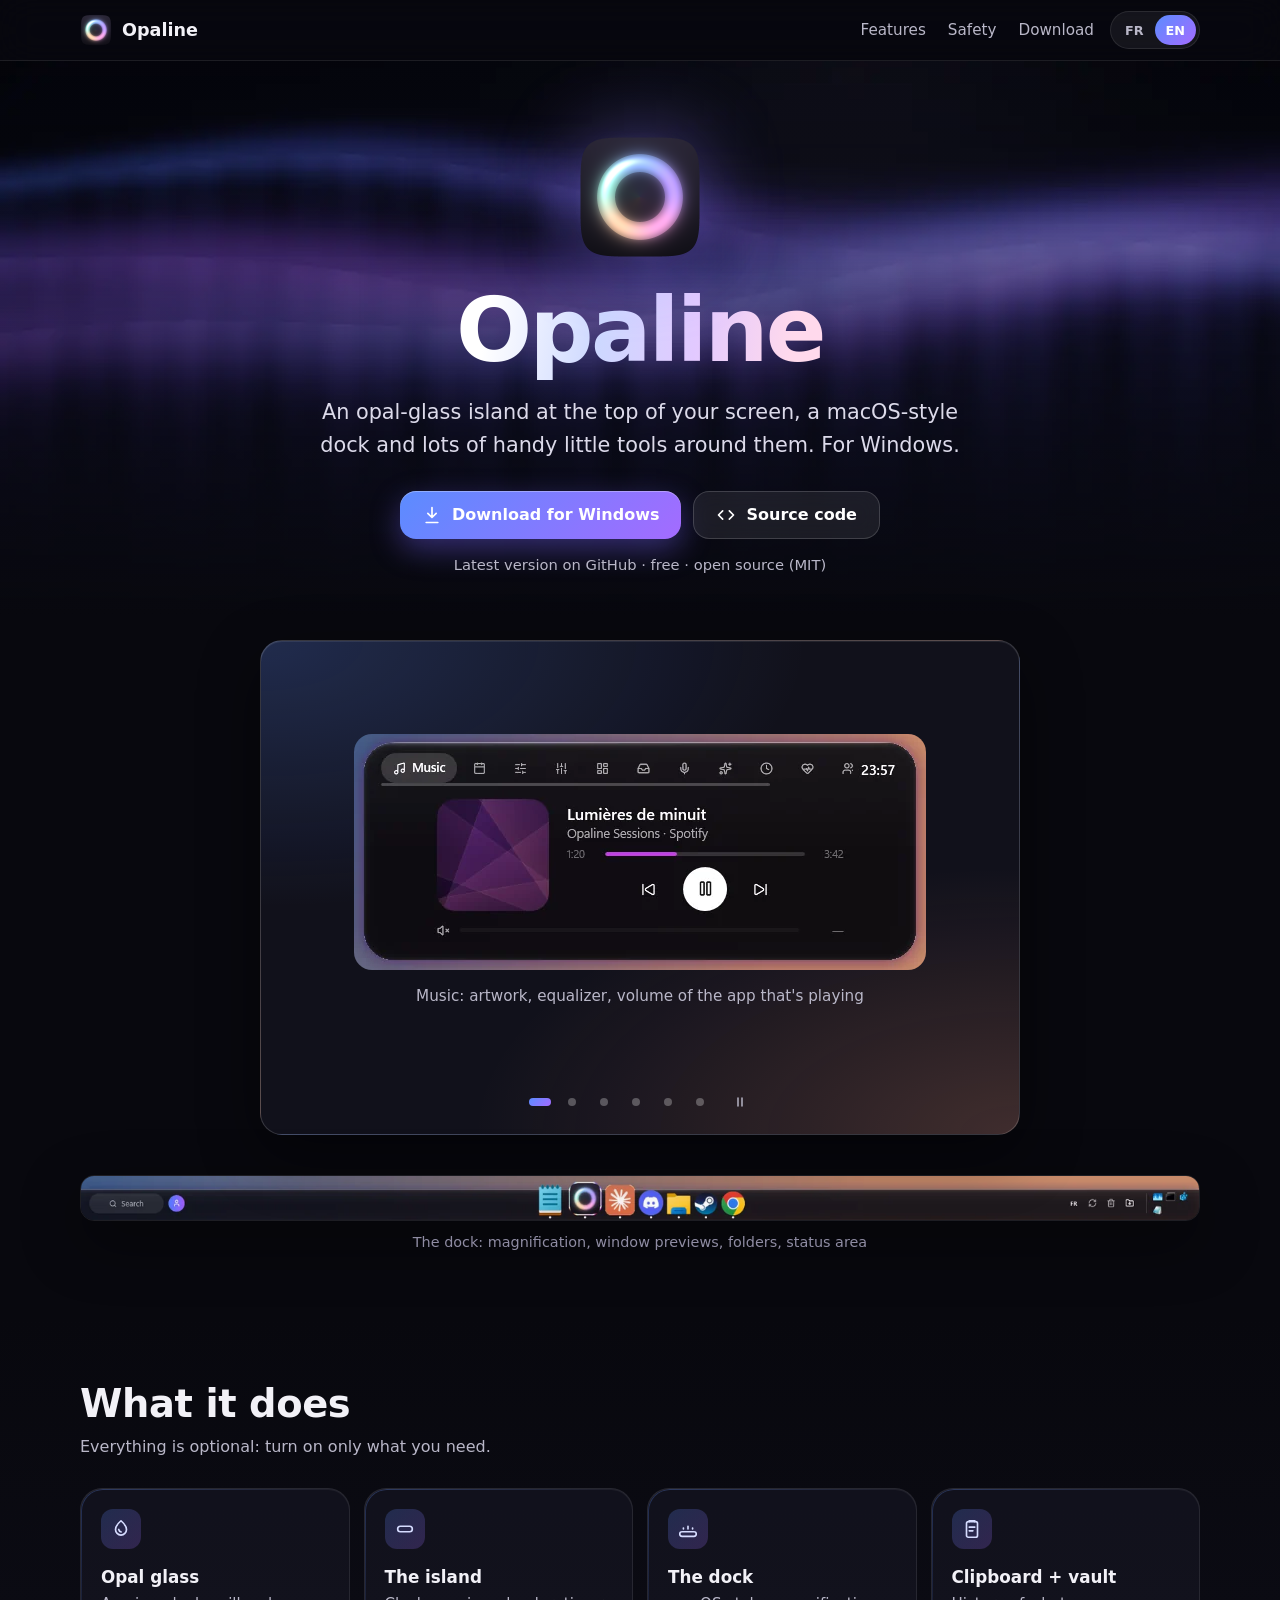
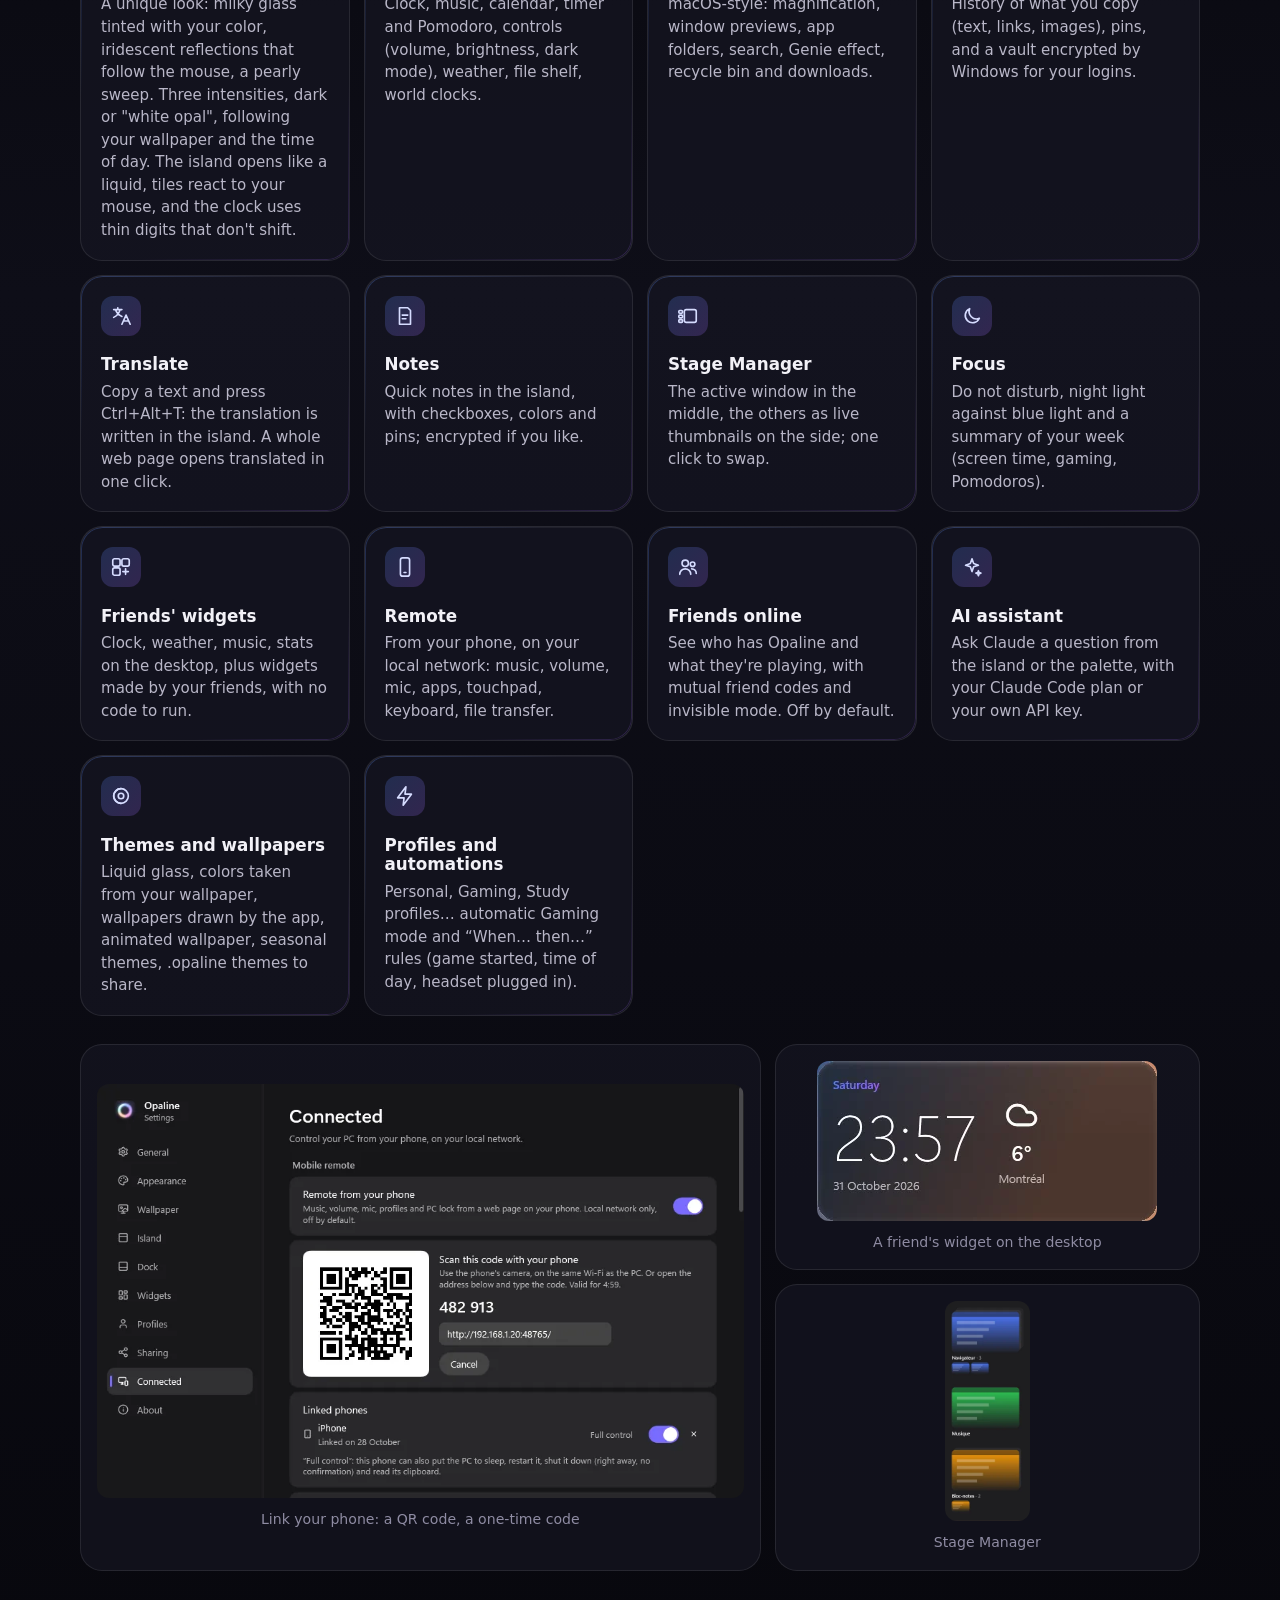
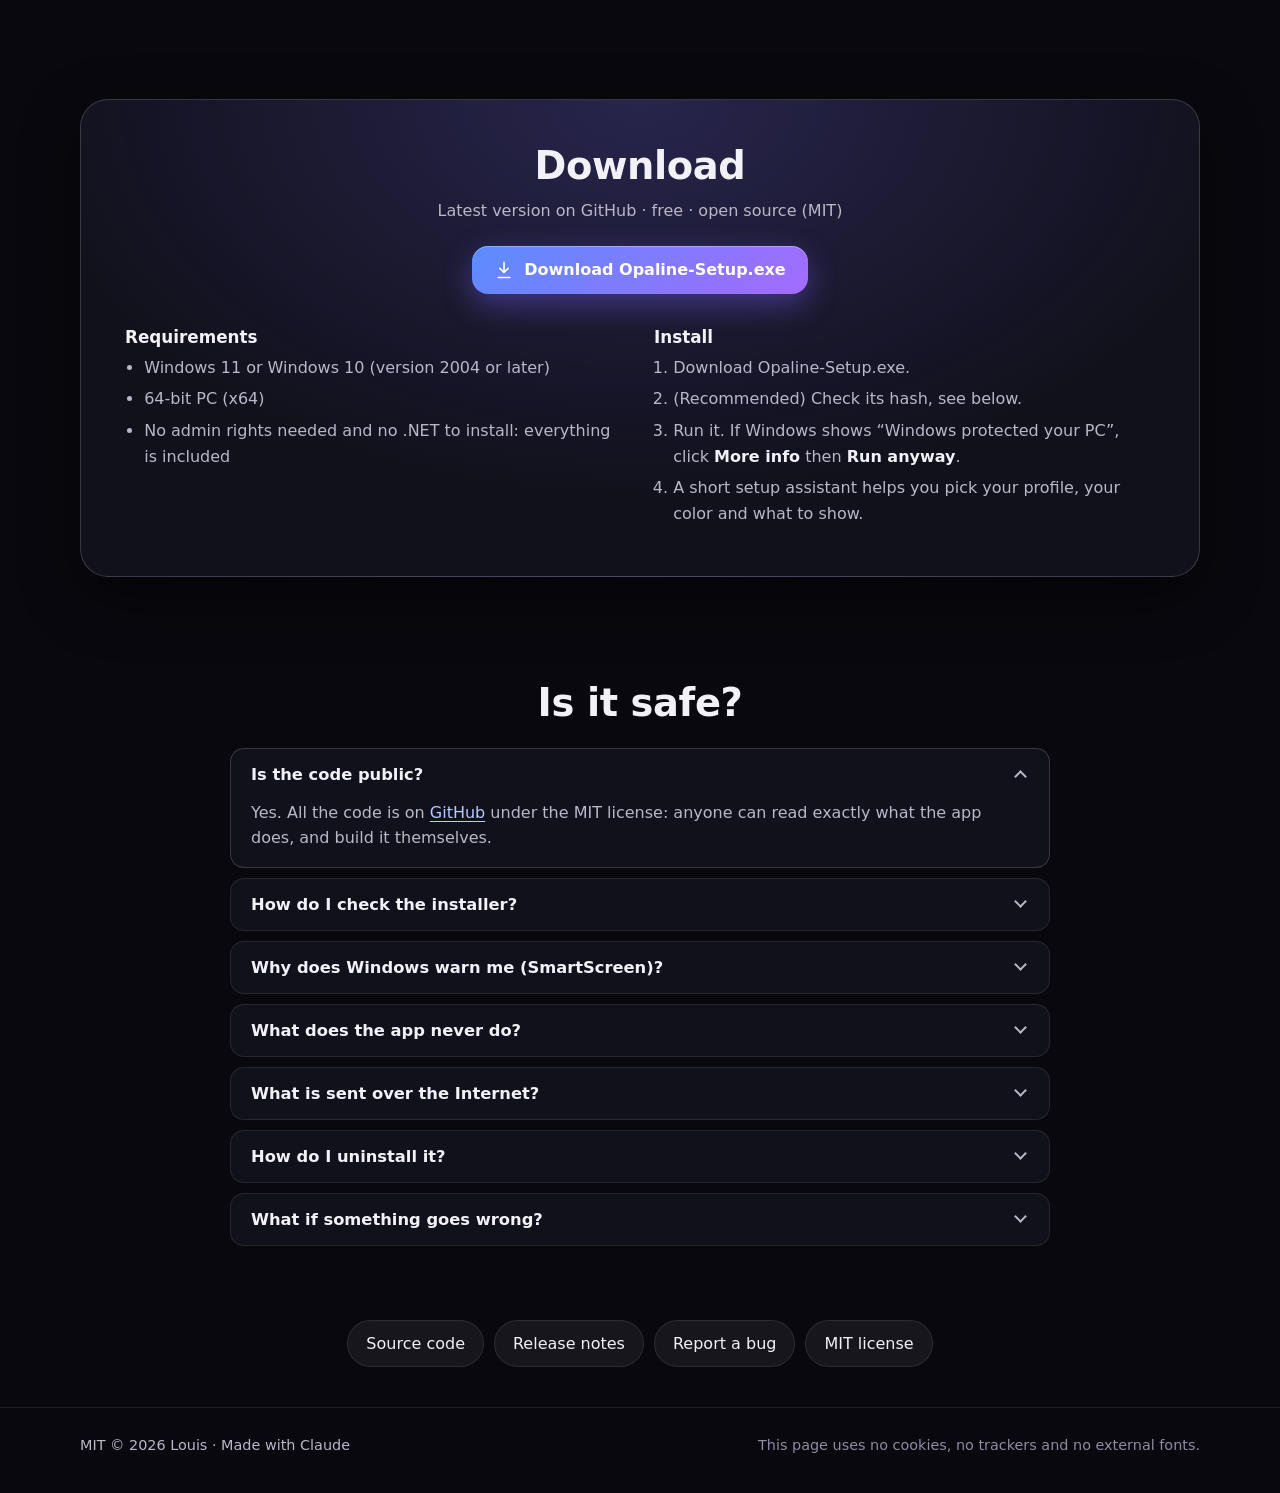
<file: site/index.html>
<!doctype html>
<html lang="fr">
<head>
<meta charset="utf-8">
<meta name="viewport" content="width=device-width, initial-scale=1">
<meta http-equiv="Content-Security-Policy" content="default-src 'none'; script-src 'self'; style-src 'self'; img-src 'self' data:; connect-src https://api.github.com; base-uri 'none'; form-action 'none'">
<meta name="referrer" content="no-referrer">
<title>Opaline pour Windows</title>
<meta name="description" content="Opaline : une île en verre d'opale en haut de l'écran, un dock façon macOS, une télécommande sur ton téléphone. Gratuit et open source pour Windows.">
<meta name="color-scheme" content="dark">
<meta name="theme-color" content="#0a0a12">
<link rel="icon" type="image/png" sizes="32x32" href="img/logo-32.png">
<link rel="icon" type="image/png" sizes="64x64" href="img/logo-64.png">
<link rel="apple-touch-icon" href="img/logo-256.png">
<link rel="stylesheet" href="style.css">
<script src="app.js" defer></script>
</head>
<body>
<a class="skip" href="#main" data-i18n="skip">Aller au contenu</a>

<header class="top">
  <div class="wrap top-in">
    <a class="brand" href="#top" aria-label="Opaline">
      <img src="img/logo-64.png" width="32" height="32" alt="">
      <span>Opaline</span>
    </a>
    <nav class="nav" aria-label="Sections">
      <a href="#features" data-i18n="nav.features">Fonctionnalités</a>
      <a href="#safety" data-i18n="nav.safety">Sécurité</a>
      <a href="#download" data-i18n="nav.download">Télécharger</a>
    </nav>
    <div class="lang" role="group" aria-label="Langue / Language">
      <button type="button" data-lang="fr" aria-pressed="true">FR</button>
      <button type="button" data-lang="en" aria-pressed="false">EN</button>
    </div>
  </div>
</header>

<main id="main">

<section class="hero" id="top">
  <div class="hero-bg" aria-hidden="true"></div>
  <div class="wrap hero-in">
    <img class="hero-logo" src="img/logo-256.png" width="128" height="128" alt="Logo d'Opaline : un anneau d'opale sur une tuile sombre" data-i18n-alt="logo.alt">
    <h1>Opaline</h1>
    <p class="tagline" data-i18n="hero.tagline">Une île en verre d'opale en haut de l'écran, un dock façon macOS et plein de petits outils autour. Pour Windows.</p>
    <div class="cta">
      <a class="btn btn-main" id="dl-hero" href="https://github.com/louismph8-arch/DynamicIsland/releases/latest">
        <svg viewBox="0 0 24 24" aria-hidden="true"><path d="M12 3v12m0 0-5-5m5 5 5-5M5 21h14"/></svg>
        <span data-i18n="hero.download">Télécharger pour Windows</span>
      </a>
      <a class="btn btn-ghost" href="https://github.com/louismph8-arch/DynamicIsland">
        <svg viewBox="0 0 24 24" aria-hidden="true"><path d="m8 7-5 5 5 5M16 7l5 5-5 5"/></svg>
        <span data-i18n="hero.source">Code source</span>
      </a>
    </div>
    <p class="release-line" aria-live="polite"><span class="rel-info" data-i18n="rel.fallback">Dernière version sur GitHub · gratuit · open source (MIT)</span></p>
  </div>
</section>

<section class="demo" aria-labelledby="demo-title">
  <div class="wrap">
    <h2 id="demo-title" class="sr-only" data-i18n="demo.title">Aperçu de l'île</h2>
    <div class="stage" id="carousel" aria-roledescription="carrousel" data-i18n-aria="demo.carousel">
      <div class="slides">
        <figure class="slide is-on" data-slide="0">
          <img data-img="musique" src="img/fr/musique.webp" width="572" height="236" alt="L'île ouverte sur la musique : pochette, titre, lecture et volume de l'appli" data-i18n-alt="demo.s0.alt">
          <figcaption data-i18n="demo.s0">Musique : pochette, égaliseur, volume de l'appli qui joue</figcaption>
        </figure>
        <figure class="slide" data-slide="1">
          <img data-img="notes" src="img/fr/notes.webp" width="572" height="288" alt="Onglet Notes de l'île avec une liste de courses cochable" data-i18n-alt="demo.s1.alt" loading="lazy">
          <figcaption data-i18n="demo.s1">Notes rapides, cases à cocher comprises</figcaption>
        </figure>
        <figure class="slide" data-slide="2">
          <img data-img="presse-papiers" src="img/fr/presse-papiers.webp" width="572" height="288" alt="Historique du presse-papiers avec filtres et proposition de garder un mot de passe dans le coffre" data-i18n-alt="demo.s2.alt" loading="lazy">
          <figcaption data-i18n="demo.s2">Presse-papiers : historique et coffre chiffré</figcaption>
        </figure>
        <figure class="slide" data-slide="3">
          <img data-img="sante" src="img/fr/sante.webp" width="572" height="288" alt="Santé du PC : processeur, mémoire, GPU, température et applis les plus gourmandes" data-i18n-alt="demo.s3.alt" loading="lazy">
          <figcaption data-i18n="demo.s3">Santé du PC en un coup d'œil</figcaption>
        </figure>
        <figure class="slide" data-slide="4">
          <img data-img="amis" src="img/fr/amis.webp" width="572" height="212" alt="Onglet Amis : qui est en ligne et à quoi il joue" data-i18n-alt="demo.s4.alt" loading="lazy">
          <figcaption data-i18n="demo.s4">Tes amis en ligne et ce à quoi ils jouent</figcaption>
        </figure>
        <figure class="slide" data-slide="5">
          <img data-img="palette" src="img/fr/palette.webp" width="720" height="370" alt="Palette de commandes : applis, calculs, minuteur, profils et question à Claude" data-i18n-alt="demo.s5.alt" loading="lazy">
          <figcaption data-i18n="demo.s5">Palette de commandes (Ctrl + Espace)</figcaption>
        </figure>
      </div>
      <div class="dots" role="group" data-i18n-aria="demo.choose" aria-label="Choisir une image">
        <button type="button" aria-label="1" aria-current="true"></button>
        <button type="button" aria-label="2"></button>
        <button type="button" aria-label="3"></button>
        <button type="button" aria-label="4"></button>
        <button type="button" aria-label="5"></button>
        <button type="button" aria-label="6"></button>
        <button type="button" class="pause" aria-pressed="false" data-i18n-aria="demo.pause" aria-label="Mettre en pause">
          <svg viewBox="0 0 24 24" aria-hidden="true"><path class="i-pause" d="M9 6v12M15 6v12"/><path class="i-play" d="M8 5l11 7-11 7z"/></svg>
        </button>
      </div>
    </div>
    <figure class="dock-shot">
      <img data-img="dock" src="img/fr/dock.webp" width="1600" height="62" alt="Le dock d'Opaline en barre au bas de l'écran : recherche, applis, zone d'état" data-i18n-alt="dock.alt" loading="lazy">
      <figcaption data-i18n="dock.cap">Le dock : grossissement, aperçus des fenêtres, dossiers, zone d'état</figcaption>
    </figure>
  </div>
</section>

<section class="features" id="features" aria-labelledby="f-title">
  <div class="wrap">
    <h2 id="f-title" data-i18n="f.title">Ce qu'elle fait</h2>
    <p class="lead" data-i18n="f.lead">Tout est optionnel : active seulement ce qui te sert.</p>
    <ul class="grid">
      <li class="card"><svg viewBox="0 0 24 24" aria-hidden="true"><path d="M12 3c4 3.5 6 6.6 6 9.6A6 6 0 0 1 6 12.6C6 9.6 8 6.5 12 3z"/><path d="M9.5 12.5c.3 1.4 1.3 2.4 2.7 2.7"/></svg>
        <h3 data-i18n="f.opal">Verre opalin</h3><p data-i18n="f.opal.t">Un style unique : verre laiteux teinté de ta couleur, reflets irisés qui suivent la souris, balayage nacré. Trois intensités, en sombre ou en « opale blanche », qui suit ton fond d'écran et l'heure du jour. L'île s'ouvre comme un liquide, les tuiles réagissent à la souris, et l'heure s'affiche en chiffres fins qui ne bougent pas.</p></li>
      <li class="card"><svg viewBox="0 0 24 24" aria-hidden="true"><rect x="4" y="9" width="16" height="6" rx="3"/></svg>
        <h3 data-i18n="f.island">L'île</h3><p data-i18n="f.island.t">Heure, musique, calendrier, minuteur et Pomodoro, contrôles (volume, luminosité, mode sombre), météo, étagère à fichiers, horloges du monde.</p></li>
      <li class="card"><svg viewBox="0 0 24 24" aria-hidden="true"><rect x="3" y="15" width="18" height="5" rx="2.5"/><path d="M7 12v-1M12 12V9M17 12v-1"/></svg>
        <h3 data-i18n="f.dock">Le dock</h3><p data-i18n="f.dock.t">Façon macOS : grossissement, aperçus des fenêtres, dossiers d'applis, recherche, effet Génie, corbeille et téléchargements.</p></li>
      <li class="card"><svg viewBox="0 0 24 24" aria-hidden="true"><rect x="6" y="4" width="12" height="17" rx="2"/><path d="M9 4V3h6v1M9 10h6M9 14h4"/></svg>
        <h3 data-i18n="f.clip">Presse-papiers + coffre</h3><p data-i18n="f.clip.t">Historique de ce que tu copies (textes, liens, images), épingles, et un coffre chiffré par Windows pour tes identifiants.</p></li>
      <li class="card"><svg viewBox="0 0 24 24" aria-hidden="true"><path d="M4 5h9M8.5 3v2M6 5c1 3.5 3.5 6 7 7.5M11 5c-1 4-4 7-7 8.5"/><path d="M13 21l4.5-10L22 21M14.6 17.5h5.8"/></svg>
        <h3 data-i18n="f.translate">Traduire</h3><p data-i18n="f.translate.t">Copie un texte et appuie sur Ctrl+Alt+T : la traduction s'écrit dans l'île. Une page web entière s'ouvre traduite en un clic.</p></li>
      <li class="card"><svg viewBox="0 0 24 24" aria-hidden="true"><path d="M6 3h9l3 3v15H6z"/><path d="M9 11h6M9 15h4"/></svg>
        <h3 data-i18n="f.notes">Notes</h3><p data-i18n="f.notes.t">Des notes rapides dans l'île, avec cases à cocher, couleurs et épingles ; chiffrées si tu veux.</p></li>
      <li class="card"><svg viewBox="0 0 24 24" aria-hidden="true"><rect x="8" y="5" width="13" height="14" rx="2"/><rect x="2" y="6" width="4" height="3" rx="1"/><rect x="2" y="11" width="4" height="3" rx="1"/><rect x="2" y="16" width="4" height="3" rx="1"/></svg>
        <h3 data-i18n="f.stage">Stage Manager</h3><p data-i18n="f.stage.t">La fenêtre active au centre, les autres en miniatures vivantes sur le côté ; un clic pour échanger.</p></li>
      <li class="card"><svg viewBox="0 0 24 24" aria-hidden="true"><path d="M20 14.5A8 8 0 0 1 9.5 4 8 8 0 1 0 20 14.5z"/></svg>
        <h3 data-i18n="f.focus">Concentration</h3><p data-i18n="f.focus.t">Ne pas déranger, veilleuse contre la lumière bleue et résumé de ta semaine (temps d'écran, jeu, Pomodoros).</p></li>
      <li class="card"><svg viewBox="0 0 24 24" aria-hidden="true"><rect x="3" y="3" width="8" height="8" rx="2"/><rect x="13" y="3" width="8" height="8" rx="2"/><rect x="3" y="13" width="8" height="8" rx="2"/><path d="M17 14v6M14 17h6"/></svg>
        <h3 data-i18n="f.widgets">Widgets des potes</h3><p data-i18n="f.widgets.t">Horloge, météo, musique, stats sur le bureau, et des widgets créés par tes amis, sans code à exécuter.</p></li>
      <li class="card"><svg viewBox="0 0 24 24" aria-hidden="true"><rect x="7" y="2" width="10" height="20" rx="2.5"/><path d="M11 18h2"/></svg>
        <h3 data-i18n="f.remote">Télécommande</h3><p data-i18n="f.remote.t">Depuis ton téléphone, sur ton réseau local : musique, volume, micro, applis, pavé tactile, clavier, envoi de fichiers.</p></li>
      <li class="card"><svg viewBox="0 0 24 24" aria-hidden="true"><circle cx="9" cy="8" r="3.5"/><path d="M3 20c0-3.3 2.7-6 6-6s6 2.7 6 6"/><circle cx="17" cy="9" r="2.5"/><path d="M16 14c2.8 0 5 2.2 5 5"/></svg>
        <h3 data-i18n="f.friends">Amis en ligne</h3><p data-i18n="f.friends.t">Vois qui a Opaline et à quoi il joue, avec codes d'ami mutuels et mode invisible. Désactivé par défaut.</p></li>
      <li class="card"><svg viewBox="0 0 24 24" aria-hidden="true"><path d="M12 3l1.8 5.2L19 10l-5.2 1.8L12 17l-1.8-5.2L5 10l5.2-1.8z"/><path d="M19 16l.7 2 2 .7-2 .7-.7 2-.7-2-2-.7 2-.7z"/></svg>
        <h3 data-i18n="f.ai">Assistant IA</h3><p data-i18n="f.ai.t">Pose une question à Claude depuis l'île ou la palette, avec ton forfait Claude Code ou ta propre clé API.</p></li>
      <li class="card"><svg viewBox="0 0 24 24" aria-hidden="true"><circle cx="12" cy="12" r="8"/><path d="M12 4a8 8 0 0 0 0 16"/><circle cx="12" cy="12" r="3"/></svg>
        <h3 data-i18n="f.themes">Thèmes et fonds</h3><p data-i18n="f.themes.t">Verre liquide, couleurs tirées du fond d'écran, fonds dessinés par l'app, fond animé, thèmes saisonniers, thèmes .opaline à s'échanger.</p></li>
      <li class="card"><svg viewBox="0 0 24 24" aria-hidden="true"><path d="M13 2 4 14h7l-1 8 9-12h-7z"/></svg>
        <h3 data-i18n="f.auto">Profils et automatisations</h3><p data-i18n="f.auto.t">Profils Perso, Gaming, Études… mode Gaming automatique et règles « Quand… alors… » (jeu lancé, heure, casque branché).</p></li>
    </ul>

    <div class="gallery">
      <figure>
        <img data-img="telecommande" src="img/fr/telecommande.webp" width="902" height="578" alt="Paramètres de la télécommande : QR code à scanner et téléphones reliés" data-i18n-alt="g.remote.alt" loading="lazy">
        <figcaption data-i18n="g.remote">Relier son téléphone : un QR code, un code à usage unique</figcaption>
      </figure>
      <div class="gallery-side">
        <figure>
          <img data-img="widget-pote" src="img/fr/widget-pote.webp" width="340" height="160" alt="Widget de bureau horloge et météo" data-i18n-alt="g.widget.alt" loading="lazy">
          <figcaption data-i18n="g.widget">Un widget de pote sur le bureau</figcaption>
        </figure>
        <figure class="stage-fig">
          <img src="img/stage.webp" width="212" height="546" alt="Colonne de Stage Manager avec trois groupes de fenêtres en miniature" data-i18n-alt="g.stage.alt" loading="lazy">
          <figcaption data-i18n="g.stage">Stage Manager</figcaption>
        </figure>
      </div>
    </div>
  </div>
</section>

<section class="download" id="download" aria-labelledby="d-title">
  <div class="wrap">
    <div class="panel">
      <h2 id="d-title" data-i18n="d.title">Télécharger</h2>
      <p class="rel-big" aria-live="polite"><span class="rel-info" data-i18n="rel.fallback">Dernière version sur GitHub · gratuit · open source (MIT)</span></p>
      <a class="btn btn-main" id="dl-main" href="https://github.com/louismph8-arch/DynamicIsland/releases/latest">
        <svg viewBox="0 0 24 24" aria-hidden="true"><path d="M12 3v12m0 0-5-5m5 5 5-5M5 21h14"/></svg>
        <span data-i18n="d.btn">Télécharger Opaline-Setup.exe</span>
      </a>
      <p class="hash" hidden><span data-i18n="d.hash">Empreinte SHA-256 :</span> <code class="hash-val"></code></p>
      <div class="cols">
        <div>
          <h3 data-i18n="d.req">Configuration requise</h3>
          <ul>
            <li data-i18n="d.req1">Windows 11 ou Windows 10 (version 2004 ou plus récente)</li>
            <li data-i18n="d.req2">PC 64 bits (x64)</li>
            <li data-i18n="d.req3">Pas besoin de droits administrateur ni d'installer .NET : tout est inclus</li>
          </ul>
        </div>
        <div>
          <h3 data-i18n="d.steps">Installer</h3>
          <ol>
            <li data-i18n="d.s1">Télécharge Opaline-Setup.exe.</li>
            <li data-i18n="d.s2">(Conseillé) Vérifie son empreinte, voir plus bas.</li>
            <li data-i18n-html="d.s3">Lance-le. Si Windows affiche « Windows a protégé votre ordinateur », clique <b>Informations complémentaires</b> puis <b>Exécuter quand même</b>.</li>
            <li data-i18n="d.s4">Un petit assistant t'aide à choisir ton profil, ta couleur et ce que tu veux afficher.</li>
          </ol>
        </div>
      </div>
    </div>
  </div>
</section>

<section class="safety" id="safety" aria-labelledby="s-title">
  <div class="wrap narrow">
    <h2 id="s-title" data-i18n="s.title">Est-ce que c'est sûr ?</h2>
    <details open>
      <summary data-i18n="s.q1">Le code est-il public ?</summary>
      <p data-i18n-html="s.a1">Oui. Tout le code est sur <a href="https://github.com/louismph8-arch/DynamicIsland">GitHub</a>, sous licence MIT : n'importe qui peut lire exactement ce que fait l'app, et la compiler soi-même.</p>
    </details>
    <details>
      <summary data-i18n="s.q2">Comment vérifier l'installeur ?</summary>
      <div data-i18n-html="s.a2"><p>Chaque version publie l'empreinte <b>SHA-256</b> de <code>Opaline-Setup.exe</code> (dans les notes de la version, dans le fichier <code>Opaline-Setup.exe.sha256</code> et à côté du fichier sur GitHub).</p>
      <ol><li>Dans le dossier du fichier téléchargé, ouvre PowerShell et tape <code>Get-FileHash .\Opaline-Setup.exe</code> : l'empreinte doit être <b>exactement</b> la même.</li>
      <li>Ouvre le lien <b>VirusTotal</b> des notes de la version (ou dépose le fichier sur <a href="https://www.virustotal.com">virustotal.com</a>) : environ 70 antivirus l'analysent. 0 ou 1 détection « générique » sur un fichier non signé est courant ; plusieurs détections nommées = ne l'installe pas.</li></ol></div>
    </details>
    <details>
      <summary data-i18n="s.q3">Pourquoi Windows avertit-il (SmartScreen) ?</summary>
      <p data-i18n-html="s.a3">L'installeur n'est pas signé : un certificat coûte de l'argent chaque année, et même signé, Windows avertit tant que le fichier n'a pas été téléchargé par beaucoup de monde. L'avertissement dit seulement « éditeur inconnu », pas « virus ». Pour continuer : <b>Informations complémentaires</b> → <b>Exécuter quand même</b>.</p>
    </details>
    <details>
      <summary data-i18n="s.q4">Qu'est-ce que l'app ne fait jamais ?</summary>
      <p data-i18n="s.a4">Pas d'injection dans d'autres programmes, pas de lecture du clavier en continu, pas de pub, pas de pistage. Elle suit les fenêtres ouvertes (pour le dock) avec l'API officielle de Windows et n'utilise les droits administrateur que pour 2 choses, toujours après ta confirmation : la règle du pare-feu de la télécommande et la préparation du réveil à distance. Tout ce qui change Windows est désactivé par défaut et se remet comme avant.</p>
    </details>
    <details>
      <summary data-i18n="s.q5">Qu'est-ce qui part sur Internet ?</summary>
      <div data-i18n-html="s.a5"><ul><li>La météo et la recherche des villes (Open-Meteo).</li><li>La vérification des mises à jour (GitHub).</li><li>Seulement si tu les actives : Discord (qui parle dans ton salon), ta présence au serveur des amis, tes questions à l'assistant IA (à Anthropic, quand tu en poses une).</li></ul><p>La télécommande reste sur ton réseau local « Privé », reliée par un code à usage unique.</p></div>
    </details>
    <details>
      <summary data-i18n="s.q6">Comment la désinstaller ?</summary>
      <p data-i18n-html="s.a6">Paramètres Windows → Applications → <b>Opaline</b> → Désinstaller. Windows revient comme avant : barre des tâches, fond d'écran, couleur d'accent, thème, curseur et règle du pare-feu. L'assistant te demande ensuite si tu veux aussi effacer tes réglages.</p>
    </details>
    <details>
      <summary data-i18n="s.q7">Et si quelque chose ne va pas ?</summary>
      <p data-i18n-html="s.a7">Garde <b>Maj</b> enfoncée en lançant Opaline pour le mode sans échec. Si un morceau de l'app plante, il s'arrête tout seul et le reste continue ; la barre des tâches revient toujours. Paramètres → À propos → <b>Donner mon avis / Signaler un bug</b>, ou <b>Exporter un rapport de bug</b> (sans données personnelles).</p>
    </details>
  </div>
</section>

<section class="links" aria-labelledby="l-title">
  <div class="wrap">
    <h2 id="l-title" class="sr-only" data-i18n="l.title">Liens</h2>
    <ul class="link-row">
      <li><a href="https://github.com/louismph8-arch/DynamicIsland" data-i18n="l.source">Code source</a></li>
      <li><a href="https://github.com/louismph8-arch/DynamicIsland/releases" data-i18n="l.notes">Notes de version</a></li>
      <li><a href="https://github.com/louismph8-arch/DynamicIsland/issues" data-i18n="l.bug">Signaler un bug</a></li>
      <li><a href="https://github.com/louismph8-arch/DynamicIsland/blob/main/LICENSE" data-i18n="l.license">Licence MIT</a></li>
    </ul>
  </div>
</section>

</main>

<footer class="foot">
  <div class="wrap foot-in">
    <p>MIT © 2026 Louis · <span data-i18n="foot.claude">Fait avec Claude</span></p>
    <p class="muted" data-i18n="foot.privacy">Cette page n'utilise ni cookies, ni traceurs, ni polices externes.</p>
  </div>
</footer>
</body>
</html>
</file>
<file: site/style.css>
/* Opaline — page de présentation. Aucune ressource externe : polices du système, images locales. */
:root {
  --bg: #08080e;
  --bg-2: #0e0e18;
  --surface: rgba(24, 24, 36, 0.62);
  --surface-solid: #16161f;
  --line: rgba(255, 255, 255, 0.09);
  --line-strong: rgba(255, 255, 255, 0.16);
  --text: #f2f1f7;
  --text-2: #b9b7c8;
  --text-3: #8f8ca3;
  --blue: #5b8cff;
  --violet: #a46bff;
  --pink: #ff8fc8;
  --peach: #ffc29a;
  --mint: #8ff0d0;
  --accent: linear-gradient(135deg, var(--blue), var(--violet));
  --opal: conic-gradient(from 200deg, var(--blue), #b9a6ff, var(--pink), var(--peach), var(--mint), var(--blue));
  --radius: 22px;
  --radius-s: 14px;
  --shadow: 0 20px 60px rgba(0, 0, 0, 0.45);
  --font: "Segoe UI Variable Text", "Segoe UI Variable", "Segoe UI", system-ui, -apple-system, Roboto, "Helvetica Neue", Arial, sans-serif;
  --font-display: "Segoe UI Variable Display", "Segoe UI Variable", "Segoe UI", system-ui, -apple-system, Roboto, Arial, sans-serif;
  --mono: "Cascadia Mono", Consolas, ui-monospace, monospace;
}

*, *::before, *::after { box-sizing: border-box; }
html { scroll-behavior: smooth; -webkit-text-size-adjust: 100%; }
body {
  margin: 0;
  background: var(--bg);
  color: var(--text);
  font: 16px/1.6 var(--font);
  overflow-x: hidden;
}
img { max-width: 100%; height: auto; display: block; }
a { color: #b8c9ff; text-underline-offset: 3px; }
a:hover { color: #fff; }
code { font-family: var(--mono); font-size: 0.9em; background: rgba(255,255,255,0.07); padding: 0.1em 0.4em; border-radius: 6px; overflow-wrap: anywhere; }
:focus-visible { outline: 2px solid #c7b4ff; outline-offset: 3px; border-radius: 8px; }
section[id] { scroll-margin-top: 64px; }
h1, h2, h3 { font-family: var(--font-display); line-height: 1.15; margin: 0; }
h2 { font-size: clamp(1.7rem, 4vw, 2.4rem); letter-spacing: -0.01em; }
h3 { font-size: 1.05rem; }

/* Coins « squircle » quand le navigateur sait le faire, sinon arrondi classique */
.card, .panel, .stage, .btn, details, .gallery figure, .dock-shot img {
  corner-shape: squircle;
}
@supports (corner-shape: squircle) {
  .card, .panel, .stage, details, .gallery figure { border-radius: calc(var(--radius) * 1.6); }
}

.wrap { width: min(1120px, 100% - 32px); margin-inline: auto; }
.narrow { width: min(820px, 100% - 32px); }
.sr-only { position: absolute; width: 1px; height: 1px; overflow: hidden; clip: rect(0 0 0 0); white-space: nowrap; }
.skip { position: absolute; left: 16px; top: -60px; background: #fff; color: #000; padding: 8px 14px; border-radius: 10px; z-index: 50; }
.skip:focus { top: 12px; }
.muted { color: var(--text-3); }

/* En-tête */
.top {
  position: sticky; top: 0; z-index: 20;
  background: rgba(8, 8, 14, 0.72);
  backdrop-filter: blur(18px) saturate(1.4);
  -webkit-backdrop-filter: blur(18px) saturate(1.4);
  border-bottom: 1px solid var(--line);
}
.top-in { display: flex; align-items: center; gap: 16px; height: 60px; }
.brand { display: flex; align-items: center; gap: 10px; color: var(--text); text-decoration: none; font: 600 1.1rem var(--font-display); }
.nav { display: flex; gap: 22px; margin-left: auto; }
.nav a { color: var(--text-2); text-decoration: none; font-size: 0.95rem; }
.nav a:hover { color: var(--text); }
.lang { display: flex; background: rgba(255,255,255,0.06); border: 1px solid var(--line); border-radius: 999px; padding: 3px; }
.lang button {
  font: 600 0.8rem var(--font); color: var(--text-2); background: none; border: 0;
  padding: 5px 11px; border-radius: 999px; cursor: pointer; min-width: 40px; min-height: 30px;
}
.lang button[aria-pressed="true"] { background: var(--accent); color: #fff; }

/* Hero */
.hero { position: relative; overflow: hidden; padding: 72px 0 40px; text-align: center; }
.hero-bg {
  position: absolute; inset: 0; z-index: -1;
  background:
    linear-gradient(180deg, rgba(8,8,14,0.15) 0%, rgba(8,8,14,0.55) 60%, var(--bg) 100%),
    url("img/aurore.webp") center 35% / cover no-repeat;
}
.hero-in { display: flex; flex-direction: column; align-items: center; }
.hero-logo {
  width: 128px; height: 128px;
  filter: drop-shadow(0 0 40px rgba(140, 120, 255, 0.45));
  animation: float 7s ease-in-out infinite;
}
.hero h1 {
  margin-top: 18px;
  font-size: clamp(3rem, 11vw, 5.6rem);
  font-weight: 700;
  letter-spacing: -0.03em;
  background: linear-gradient(100deg, #fff 10%, #cdd8ff 40%, #e2c9ff 65%, #ffd9ec 90%);
  -webkit-background-clip: text; background-clip: text; color: transparent;
}
.tagline { max-width: 640px; margin: 14px auto 0; font-size: clamp(1.05rem, 2.4vw, 1.3rem); color: #dcdaea; }
.cta { display: flex; flex-wrap: wrap; justify-content: center; gap: 12px; margin-top: 28px; }
.btn {
  display: inline-flex; align-items: center; gap: 10px;
  min-height: 48px; padding: 12px 22px; border-radius: 16px;
  font: 600 1rem var(--font); text-decoration: none; color: #fff;
  transition: transform .18s ease, box-shadow .18s ease, background .18s ease;
}
.btn svg { width: 20px; height: 20px; fill: none; stroke: currentColor; stroke-width: 2; stroke-linecap: round; stroke-linejoin: round; flex: none; }
.btn-main { background: var(--accent); box-shadow: 0 10px 30px rgba(120, 100, 255, 0.4), inset 0 1px 0 rgba(255,255,255,0.3); }
.btn-main:hover { color: #fff; transform: translateY(-1px); box-shadow: 0 14px 38px rgba(120, 100, 255, 0.55), inset 0 1px 0 rgba(255,255,255,0.3); }
.btn-ghost { background: rgba(255,255,255,0.08); border: 1px solid var(--line-strong); backdrop-filter: blur(10px); -webkit-backdrop-filter: blur(10px); }
.btn-ghost:hover { color: #fff; background: rgba(255,255,255,0.14); }
.release-line { margin: 14px 0 0; color: var(--text-2); font-size: 0.92rem; }

/* Démo */
.demo { padding: 24px 0 64px; }
.stage {
  position: relative; max-width: 760px; margin: 0 auto;
  padding: 26px 20px 18px;
  background:
    radial-gradient(120% 90% at 0% 0%, rgba(91,140,255,0.22), transparent 60%),
    radial-gradient(120% 90% at 100% 100%, rgba(255,160,120,0.20), transparent 60%),
    var(--surface);
  border: 1px solid var(--line-strong);
  border-radius: var(--radius);
  box-shadow: var(--shadow), inset 0 1px 0 rgba(255,255,255,0.08);
}
.slides { display: grid; }
.slide {
  grid-area: 1 / 1; margin: 0;
  display: flex; flex-direction: column; align-items: center; justify-content: center; gap: 14px;
  opacity: 0; visibility: hidden;
  transition: opacity .7s ease, visibility 0s linear .7s, transform .7s ease;
  transform: scale(0.985);
}
.slide.is-on { opacity: 1; visibility: visible; transform: none; transition: opacity .7s ease, visibility 0s, transform .7s ease; }
.slide img { border-radius: 18px; max-height: 380px; width: auto; }
.slide figcaption { color: var(--text-2); font-size: 0.95rem; text-align: center; }
.dots { display: flex; justify-content: center; align-items: center; gap: 4px; margin-top: 14px; }
.dots button {
  width: 28px; height: 28px; border: 0; background: none; cursor: pointer; padding: 0;
  display: grid; place-items: center; border-radius: 50%;
}
.dots button:not(.pause)::before {
  content: ""; width: 8px; height: 8px; border-radius: 50%; background: rgba(255,255,255,0.28); transition: width .25s, background .25s;
}
.dots button[aria-current="true"]::before { width: 22px; border-radius: 6px; background: var(--accent); }
.dots .pause { margin-left: 8px; color: var(--text-2); }
.dots .pause svg { width: 16px; height: 16px; fill: none; stroke: currentColor; stroke-width: 2.2; stroke-linecap: round; stroke-linejoin: round; }
.dots .pause .i-play { display: none; fill: currentColor; }
.dots .pause[aria-pressed="true"] .i-pause { display: none; }
.dots .pause[aria-pressed="true"] .i-play { display: block; }

.dock-shot { margin: 40px 0 0; }
.dock-shot img { width: 100%; border-radius: 14px; border: 1px solid var(--line); box-shadow: var(--shadow); }
.dock-shot figcaption { text-align: center; color: var(--text-3); font-size: 0.9rem; margin-top: 10px; }

/* Fonctionnalités */
.features { padding: 64px 0; background: linear-gradient(180deg, var(--bg), var(--bg-2) 30%, var(--bg)); }
.lead { color: var(--text-2); margin: 8px 0 28px; }
.grid { list-style: none; margin: 0; padding: 0; display: grid; grid-template-columns: repeat(auto-fill, minmax(250px, 1fr)); gap: 14px; }
.card {
  position: relative;
  padding: 20px 20px 18px;
  background: var(--surface);
  border: 1px solid var(--line);
  border-radius: var(--radius);
  box-shadow: inset 0 1px 0 rgba(255,255,255,0.06);
  transition: border-color .2s, transform .2s;
}
.card:hover { border-color: var(--line-strong); transform: translateY(-2px); }
.card::before {
  content: ""; position: absolute; inset: 0; border-radius: inherit; padding: 1px; pointer-events: none;
  background: linear-gradient(140deg, rgba(91,140,255,0.45), transparent 35%, transparent 70%, rgba(164,107,255,0.35));
  -webkit-mask: linear-gradient(#000 0 0) content-box, linear-gradient(#000 0 0);
  -webkit-mask-composite: xor; mask-composite: exclude;
  opacity: 0.6;
}
.card svg {
  width: 40px; height: 40px; padding: 9px; margin-bottom: 12px;
  border-radius: 12px; background: linear-gradient(135deg, rgba(91,140,255,0.22), rgba(164,107,255,0.22));
  fill: none; stroke: #d6dcff; stroke-width: 1.8; stroke-linecap: round; stroke-linejoin: round;
}
.card p { margin: 6px 0 0; color: var(--text-2); font-size: 0.94rem; line-height: 1.5; }

.gallery { display: grid; grid-template-columns: 1.6fr 1fr; gap: 14px; margin-top: 28px; }
.gallery figure {
  margin: 0; padding: 16px; display: flex; flex-direction: column; align-items: center; justify-content: center; gap: 10px;
  background: var(--surface); border: 1px solid var(--line); border-radius: var(--radius);
}
.gallery figure img { border-radius: 12px; }
.gallery figcaption { color: var(--text-3); font-size: 0.88rem; text-align: center; }
.gallery-side { display: grid; grid-template-columns: 1fr; gap: 14px; }
.stage-fig img { max-height: 220px; width: auto; }

/* Téléchargement */
.download { padding: 64px 0; }
.panel {
  padding: clamp(24px, 5vw, 44px);
  text-align: center;
  background:
    radial-gradient(80% 120% at 50% 0%, rgba(124,110,255,0.22), transparent 70%),
    var(--surface);
  border: 1px solid var(--line-strong);
  border-radius: calc(var(--radius) + 6px);
  box-shadow: var(--shadow);
}
.rel-big { color: var(--text-2); margin: 10px 0 22px; }
.hash { margin: 16px auto 0; max-width: 680px; color: var(--text-3); font-size: 0.85rem; }
.cols { display: grid; grid-template-columns: 1fr 1fr; gap: 28px; margin-top: 34px; text-align: left; }
.cols h3 { margin-bottom: 8px; }
.cols ul, .cols ol { margin: 0; padding-left: 1.2em; color: var(--text-2); }
.cols li { margin: 6px 0; }
.cols b { color: var(--text); }

/* Sécurité */
.safety { padding: 40px 0 64px; }
.safety h2 { margin-bottom: 22px; text-align: center; }
details {
  background: var(--surface); border: 1px solid var(--line); border-radius: var(--radius-s);
  margin-bottom: 10px; padding: 0 20px;
}
details[open] { border-color: var(--line-strong); }
summary {
  cursor: pointer; list-style: none; padding: 16px 28px 16px 0; position: relative;
  font: 600 1.02rem var(--font-display);
}
summary::-webkit-details-marker { display: none; }
summary::after {
  content: ""; position: absolute; right: 4px; top: 50%; width: 9px; height: 9px; margin-top: -7px;
  border-right: 2px solid var(--text-2); border-bottom: 2px solid var(--text-2); transform: rotate(45deg); transition: transform .2s;
}
details[open] summary::after { transform: rotate(-135deg); margin-top: -2px; }
details p, details ul, details ol { color: var(--text-2); margin: 0 0 14px; }
details > p:last-child, details > div > :last-child { margin-bottom: 16px; }
details li { margin: 6px 0; }
details b { color: var(--text); }

/* Liens + pied */
.links { padding: 0 0 40px; }
.link-row { list-style: none; margin: 0; padding: 0; display: flex; flex-wrap: wrap; justify-content: center; gap: 10px; }
.link-row a {
  display: inline-block; padding: 10px 18px; border-radius: 999px; text-decoration: none;
  color: var(--text); background: rgba(255,255,255,0.06); border: 1px solid var(--line);
}
.link-row a:hover { background: rgba(255,255,255,0.12); }
.foot { border-top: 1px solid var(--line); padding: 26px 0 36px; }
.foot-in { display: flex; flex-wrap: wrap; justify-content: space-between; gap: 8px; font-size: 0.9rem; color: var(--text-2); }
.foot p { margin: 0; }

@keyframes float { 0%, 100% { transform: translateY(0); } 50% { transform: translateY(-8px); } }

/* Téléphone / tablette */
@media (max-width: 760px) {
  .nav { display: none; }
  .lang { margin-left: auto; }
  .hero { padding-top: 48px; }
  .hero-logo { width: 96px; height: 96px; }
  .gallery { grid-template-columns: 1fr; }
  .gallery-side { grid-template-columns: 1fr 1fr; }
  .cols { grid-template-columns: 1fr; }
  .stage { padding: 18px 12px 12px; }
  .dock-shot img { height: 52px; object-fit: cover; object-position: 50% 50%; }
  .slide img { border-radius: 12px; }
}
@media (max-width: 420px) {
  .gallery-side { grid-template-columns: 1fr; }
  .btn { width: 100%; justify-content: center; }
}

@media (prefers-reduced-motion: reduce) {
  html { scroll-behavior: auto; }
  *, *::before, *::after { animation: none !important; transition: none !important; }
}
</file>
